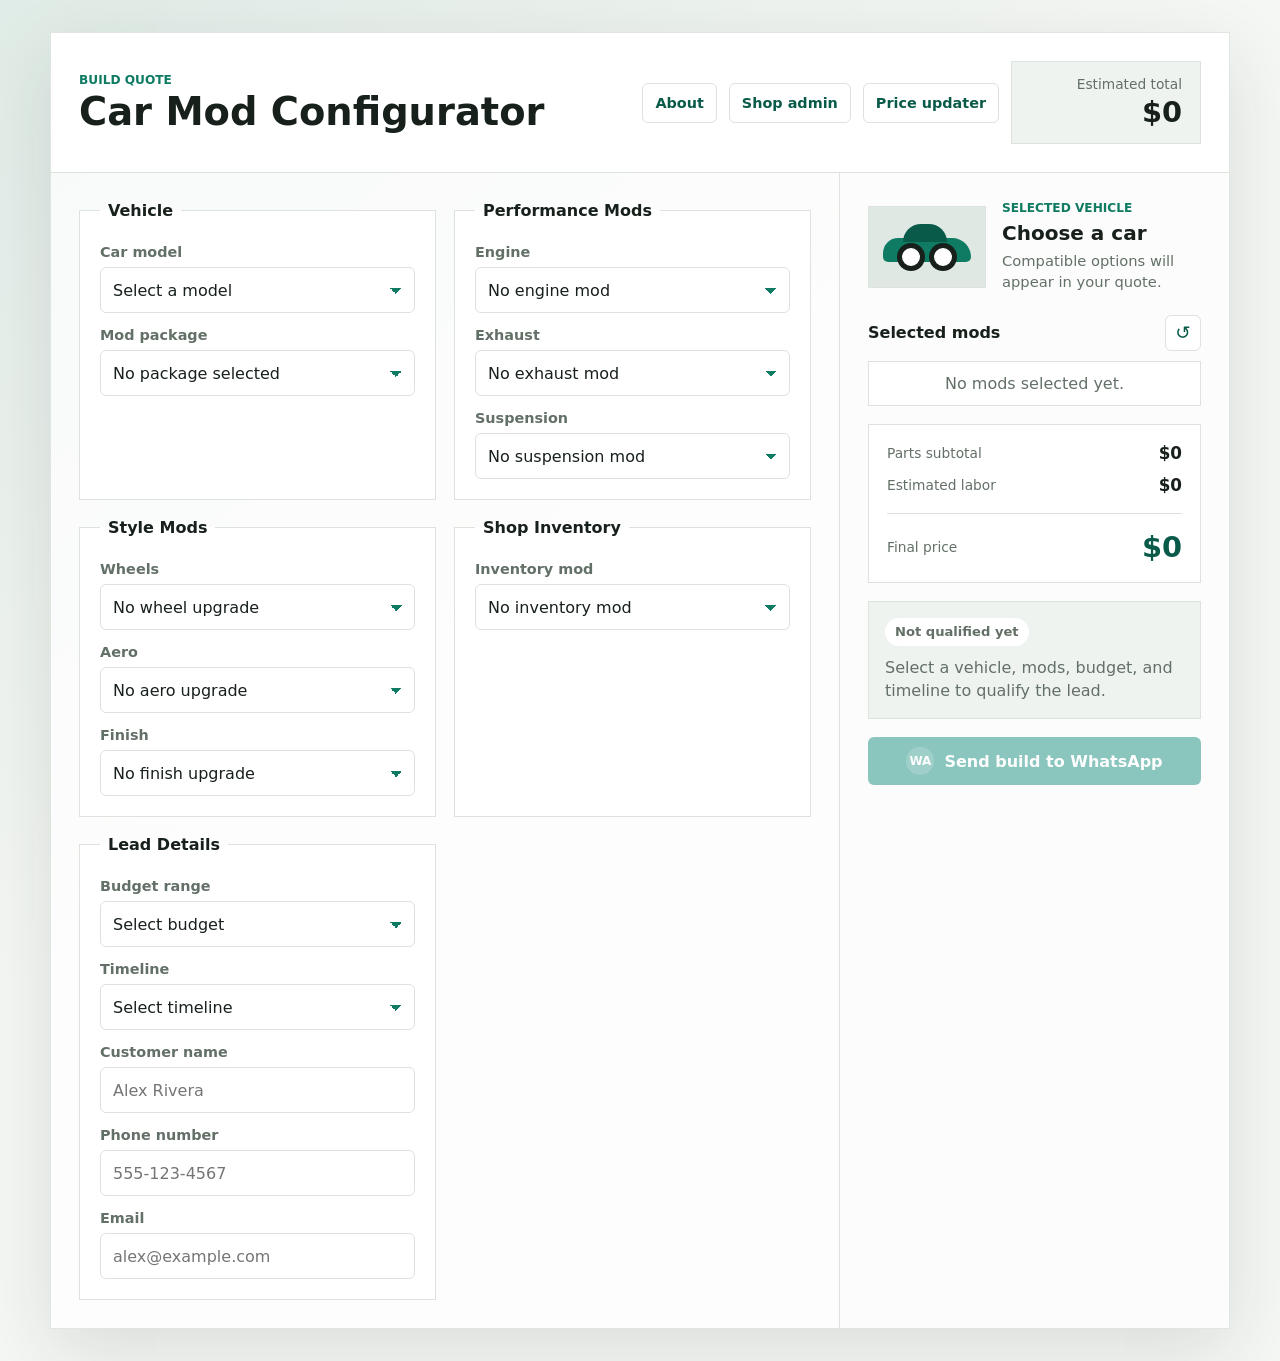
<file: index.html>
<!doctype html>
<html lang="en">
  <head>
    <meta charset="UTF-8" />
    <meta name="viewport" content="width=device-width, initial-scale=1.0" />
    <title>Car Mod Configurator</title>
    <link rel="stylesheet" href="styles.css" />
  </head>
  <body>
    <main class="app-shell">
      <section class="configurator" aria-labelledby="page-title">
        <div class="header-panel">
          <div>
            <p class="eyebrow">Build quote</p>
            <h1 id="page-title">Car Mod Configurator</h1>
          </div>
          <div class="header-actions">
            <a class="admin-link" href="/founder-about">About</a>
            <a class="admin-link" href="/shop-admin-dashboard">Shop admin</a>
            <a class="admin-link" href="/admin">Price updater</a>
            <div class="quote-badge">
              <span>Estimated total</span>
              <strong id="headerTotal">$0</strong>
            </div>
          </div>
        </div>

        <div class="workspace">
          <form class="build-form" id="buildForm">
            <fieldset>
              <legend>Vehicle</legend>
              <label for="carModel">Car model</label>
              <select id="carModel" name="carModel" required>
                <option value="">Select a model</option>
              </select>

              <label for="modPackage">Mod package</label>
              <select id="modPackage" name="modPackage">
                <option value="">No package selected</option>
              </select>
            </fieldset>

            <fieldset>
              <legend>Performance Mods</legend>
              <label for="engineMod">Engine</label>
              <select id="engineMod" name="engineMod">
                <option value="">No engine mod</option>
              </select>

              <label for="exhaustMod">Exhaust</label>
              <select id="exhaustMod" name="exhaustMod">
                <option value="">No exhaust mod</option>
              </select>

              <label for="suspensionMod">Suspension</label>
              <select id="suspensionMod" name="suspensionMod">
                <option value="">No suspension mod</option>
              </select>
            </fieldset>

            <fieldset>
              <legend>Style Mods</legend>
              <label for="wheelMod">Wheels</label>
              <select id="wheelMod" name="wheelMod">
                <option value="">No wheel upgrade</option>
              </select>

              <label for="aeroMod">Aero</label>
              <select id="aeroMod" name="aeroMod">
                <option value="">No aero upgrade</option>
              </select>

              <label for="finishMod">Finish</label>
              <select id="finishMod" name="finishMod">
                <option value="">No finish upgrade</option>
              </select>
            </fieldset>

            <fieldset>
              <legend>Shop Inventory</legend>
              <label for="inventoryMod">Inventory mod</label>
              <select id="inventoryMod" name="inventoryMod">
                <option value="">No inventory mod</option>
              </select>
            </fieldset>

            <fieldset>
              <legend>Lead Details</legend>
              <label for="budgetRange">Budget range</label>
              <select id="budgetRange" name="budgetRange">
                <option value="">Select budget</option>
                <option value="2500">$1,000 - $2,500</option>
                <option value="5000">$2,500 - $5,000</option>
                <option value="10000">$5,000 - $10,000</option>
                <option value="15000">$10,000+</option>
              </select>

              <label for="timeline">Timeline</label>
              <select id="timeline" name="timeline">
                <option value="">Select timeline</option>
                <option value="asap">ASAP</option>
                <option value="30">Within 30 days</option>
                <option value="90">1 - 3 months</option>
                <option value="research">Still researching</option>
              </select>

              <label for="customerName">Customer name</label>
              <input id="customerName" name="customerName" type="text" placeholder="Alex Rivera" required />

              <label for="customerPhone">Phone number</label>
              <input id="customerPhone" name="customerPhone" type="tel" placeholder="555-123-4567" required />

              <label for="customerEmail">Email</label>
              <input id="customerEmail" name="customerEmail" type="email" placeholder="alex@example.com" />
            </fieldset>
          </form>

          <aside class="summary-panel" aria-label="Build summary">
            <div class="vehicle-card" id="vehicleCard">
              <div class="vehicle-art" aria-hidden="true">
                <span></span>
              </div>
              <div>
                <p class="summary-label">Selected vehicle</p>
                <h2 id="selectedVehicle">Choose a car</h2>
                <p id="vehicleNote">Compatible options will appear in your quote.</p>
              </div>
            </div>

            <div class="summary-section">
              <div class="section-title">
                <h3>Selected mods</h3>
                <button type="button" id="clearBuild" class="icon-button" aria-label="Clear build" title="Clear build">
                  &#8634;
                </button>
              </div>
              <ul class="mod-list" id="selectedMods">
                <li class="empty-state">No mods selected yet.</li>
              </ul>
            </div>

            <div class="price-box">
              <div>
                <span>Parts subtotal</span>
                <strong id="partsSubtotal">$0</strong>
              </div>
              <div>
                <span>Estimated labor</span>
                <strong id="laborTotal">$0</strong>
              </div>
              <div class="grand-total">
                <span>Final price</span>
                <strong id="finalTotal">$0</strong>
              </div>
            </div>

            <div class="qualification" id="qualificationBox">
              <span id="qualificationStatus">Not qualified yet</span>
              <p id="qualificationMessage">Select a vehicle, mods, budget, and timeline to qualify the lead.</p>
            </div>

            <button type="button" id="whatsAppQuote" class="whatsapp-button" disabled>
              <span aria-hidden="true">WA</span>
              Send build to WhatsApp
            </button>
          </aside>
        </div>
      </section>
    </main>

    <script src="script.js"></script>
  </body>
</html>
</file>
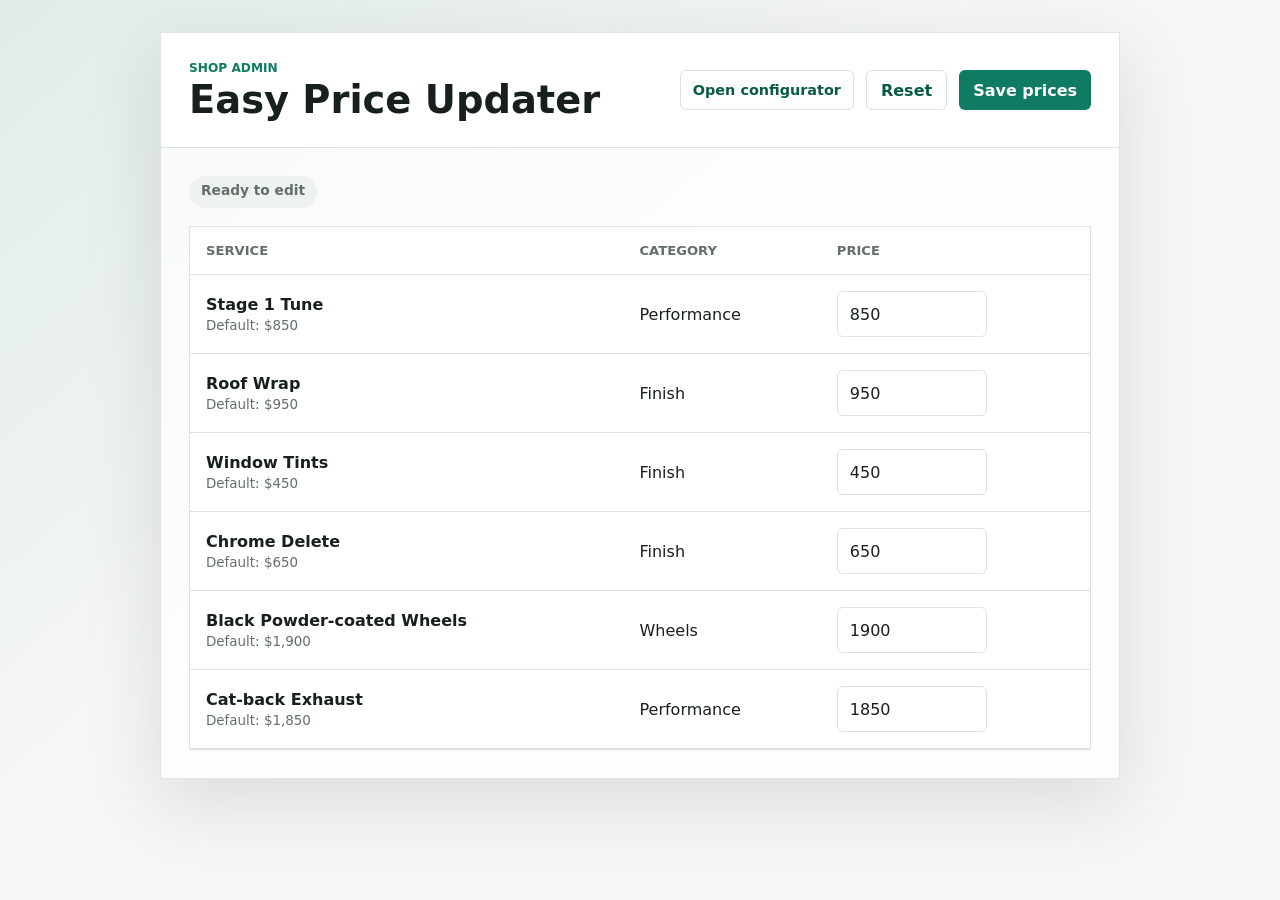
<file: admin.html>
<!doctype html>
<html lang="en">
  <head>
    <meta charset="UTF-8" />
    <meta name="viewport" content="width=device-width, initial-scale=1.0" />
    <title>Easy Price Updater</title>
    <link rel="stylesheet" href="styles.css" />
  </head>
  <body>
    <main class="app-shell admin-layout">
      <section class="configurator admin-card" aria-labelledby="admin-title">
        <div class="header-panel">
          <div>
            <p class="eyebrow">Shop admin</p>
            <h1 id="admin-title">Easy Price Updater</h1>
          </div>
          <div class="admin-toolbar">
            <a class="admin-link" href="/">Open configurator</a>
            <button type="button" id="resetPrices" class="secondary-button">Reset</button>
            <button type="button" id="savePrices" class="primary-button">Save prices</button>
          </div>
        </div>

        <div class="price-updater">
          <div class="status-pill" id="saveStatus">Ready to edit</div>
          <div class="price-table-wrap">
            <table class="price-table">
              <thead>
                <tr>
                  <th>Service</th>
                  <th>Category</th>
                  <th>Price</th>
                </tr>
              </thead>
              <tbody id="priceRows"></tbody>
            </table>
          </div>
        </div>
      </section>
    </main>

    <script src="admin.js"></script>
  </body>
</html>
</file>
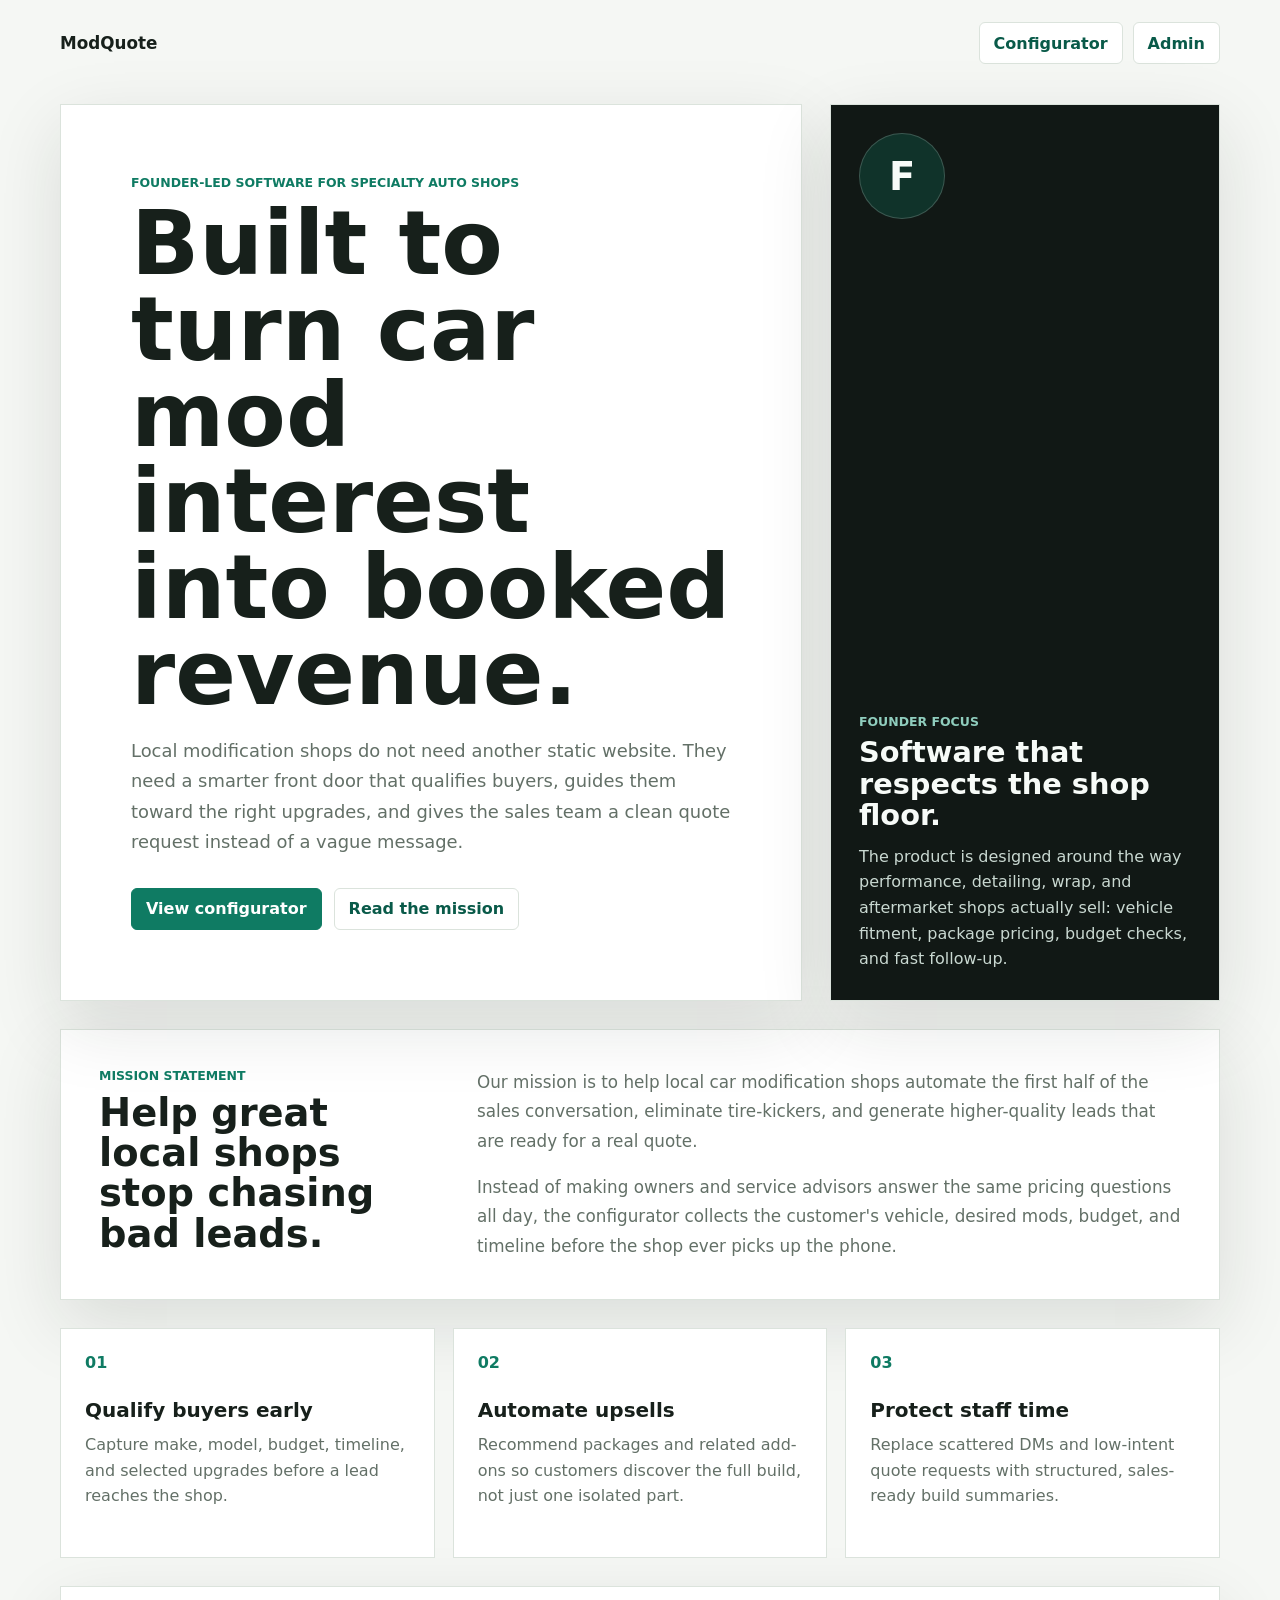
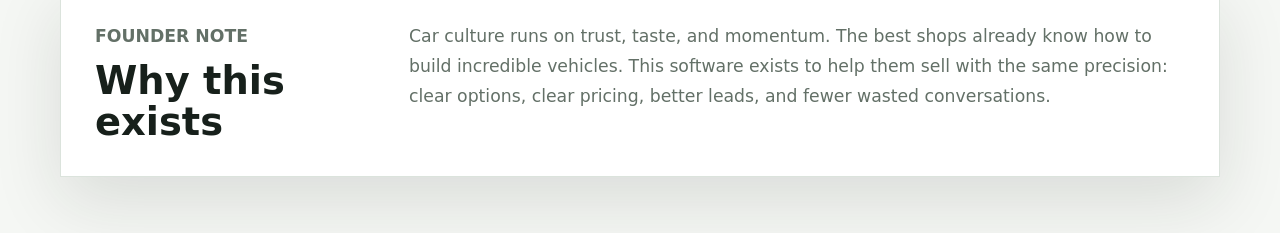
<file: founder-about.html>
<!doctype html>
<html lang="en">
  <head>
    <meta charset="UTF-8" />
    <meta name="viewport" content="width=device-width, initial-scale=1.0" />
    <title>About the Founder | Car Mod Sales Automation</title>
    <link rel="stylesheet" href="founder-about.css" />
  </head>
  <body>
    <header class="site-header">
      <a class="brand" href="/">ModQuote</a>
      <nav aria-label="Primary navigation">
        <a href="/">Configurator</a>
        <a href="/shop-admin-dashboard">Admin</a>
      </nav>
    </header>

    <main>
      <section class="hero">
        <div class="hero-copy">
          <p class="eyebrow">Founder-led software for specialty auto shops</p>
          <h1>Built to turn car mod interest into booked revenue.</h1>
          <p class="hero-text">
            Local modification shops do not need another static website. They need a
            smarter front door that qualifies buyers, guides them toward the right
            upgrades, and gives the sales team a clean quote request instead of a
            vague message.
          </p>
          <div class="hero-actions">
            <a class="primary-link" href="/">View configurator</a>
            <a class="secondary-link" href="#mission">Read the mission</a>
          </div>
        </div>

        <aside class="founder-card" aria-label="Founder profile">
          <div class="portrait" aria-hidden="true">F</div>
          <p class="card-label">Founder focus</p>
          <h2>Software that respects the shop floor.</h2>
          <p>
            The product is designed around the way performance, detailing, wrap, and
            aftermarket shops actually sell: vehicle fitment, package pricing,
            budget checks, and fast follow-up.
          </p>
        </aside>
      </section>

      <section class="mission-section" id="mission">
        <div class="section-heading">
          <p class="eyebrow">Mission statement</p>
          <h2>Help great local shops stop chasing bad leads.</h2>
        </div>
        <div class="mission-copy">
          <p>
            Our mission is to help local car modification shops automate the first
            half of the sales conversation, eliminate tire-kickers, and generate
            higher-quality leads that are ready for a real quote.
          </p>
          <p>
            Instead of making owners and service advisors answer the same pricing
            questions all day, the configurator collects the customer's vehicle,
            desired mods, budget, and timeline before the shop ever picks up the
            phone.
          </p>
        </div>
      </section>

      <section class="value-grid" aria-label="Business outcomes">
        <article>
          <span>01</span>
          <h3>Qualify buyers early</h3>
          <p>
            Capture make, model, budget, timeline, and selected upgrades before a
            lead reaches the shop.
          </p>
        </article>
        <article>
          <span>02</span>
          <h3>Automate upsells</h3>
          <p>
            Recommend packages and related add-ons so customers discover the full
            build, not just one isolated part.
          </p>
        </article>
        <article>
          <span>03</span>
          <h3>Protect staff time</h3>
          <p>
            Replace scattered DMs and low-intent quote requests with structured,
            sales-ready build summaries.
          </p>
        </article>
      </section>

      <section class="founder-note">
        <div>
          <p class="eyebrow">Founder note</p>
          <h2>Why this exists</h2>
        </div>
        <p>
          Car culture runs on trust, taste, and momentum. The best shops already
          know how to build incredible vehicles. This software exists to help them
          sell with the same precision: clear options, clear pricing, better leads,
          and fewer wasted conversations.
        </p>
      </section>
    </main>
  </body>
</html>
</file>
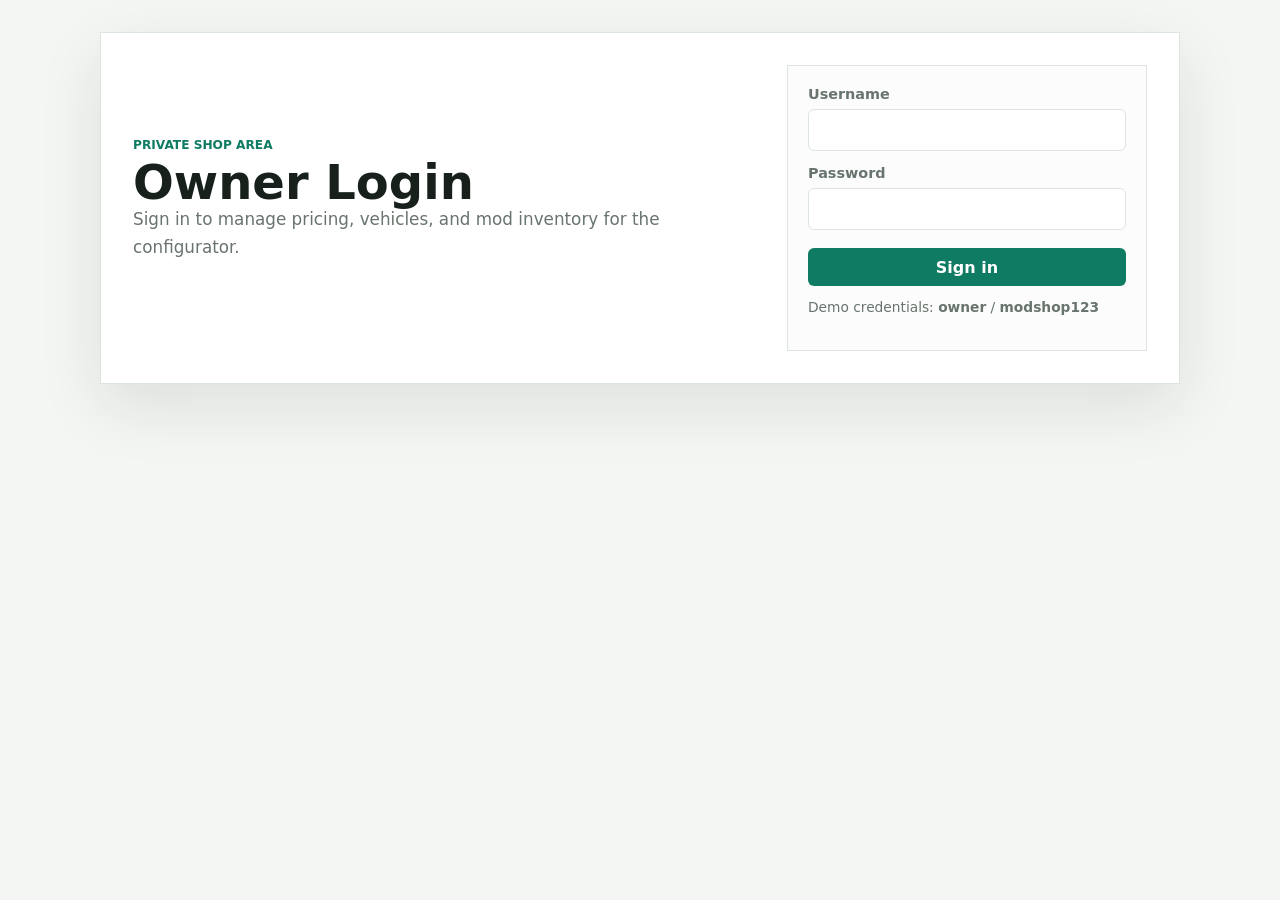
<file: shop-admin-dashboard.html>
<!doctype html>
<html lang="en">
  <head>
    <meta charset="UTF-8" />
    <meta name="viewport" content="width=device-width, initial-scale=1.0" />
    <title>Shop Owner Admin Dashboard</title>
    <link rel="stylesheet" href="shop-admin-dashboard.css" />
  </head>
  <body>
    <main class="dashboard-shell">
      <section class="login-panel" id="loginPanel" aria-labelledby="loginTitle">
        <div>
          <p class="eyebrow">Private shop area</p>
          <h1 id="loginTitle">Owner Login</h1>
          <p class="login-copy">
            Sign in to manage pricing, vehicles, and mod inventory for the configurator.
          </p>
        </div>
        <form class="login-form" id="loginForm">
          <label for="adminUsername">Username</label>
          <input id="adminUsername" name="adminUsername" type="text" autocomplete="username" required />

          <label for="adminPassword">Password</label>
          <input
            id="adminPassword"
            name="adminPassword"
            type="password"
            autocomplete="current-password"
            required
          />

          <button type="submit" class="save-button">Sign in</button>
          <p class="login-hint">Demo credentials: <strong>owner</strong> / <strong>modshop123</strong></p>
          <p class="login-error" id="loginError" role="alert"></p>
        </form>
      </section>

      <section class="dashboard is-hidden" id="dashboardApp" aria-labelledby="dashboardTitle">
        <header class="dashboard-header">
          <div>
            <p class="eyebrow">Shop owner tools</p>
            <h1 id="dashboardTitle">Admin Dashboard</h1>
          </div>
          <div class="dashboard-actions">
            <div class="dashboard-stat">
              <span>Total active mods</span>
              <strong id="modCount">0</strong>
            </div>
            <button type="button" class="cancel-button" id="logoutButton">Logout</button>
          </div>
        </header>

        <div class="table-toolbar">
          <div>
            <h2>Standard Mod Pricing</h2>
            <p>Update customer-facing prices for common services.</p>
          </div>
          <span id="statusMessage" class="status-message">Ready</span>
        </div>

        <div class="table-wrap">
          <table class="mods-table">
            <thead>
              <tr>
                <th>Mod</th>
                <th>Category</th>
                <th>Current Price</th>
                <th>Actions</th>
              </tr>
            </thead>
            <tbody id="modsTableBody"></tbody>
          </table>
        </div>

        <section class="inventory-section" aria-labelledby="inventoryTitle">
          <div class="table-toolbar inventory-heading">
            <div>
              <h2 id="inventoryTitle">Inventory Management</h2>
              <p>Add vehicles and assign universal or car-specific mods to inventory.</p>
            </div>
            <span id="inventoryStatus" class="status-message">Inventory ready</span>
          </div>

          <div class="inventory-forms">
            <form class="inventory-form" id="carForm">
              <h3>Add Car</h3>
              <label for="carMake">Car Make</label>
              <input id="carMake" name="carMake" type="text" placeholder="Ford" required />

              <label for="carModel">Car Model</label>
              <input id="carModel" name="carModel" type="text" placeholder="Mustang GT" required />

              <button type="submit" class="save-button">Add car</button>
            </form>

            <form class="inventory-form" id="inventoryModForm">
              <h3>Add Mod</h3>
              <label for="inventoryModName">Mod Name</label>
              <input
                id="inventoryModName"
                name="inventoryModName"
                type="text"
                placeholder="Borla Cat-Back Exhaust"
                required
              />

              <label for="inventoryModType">Mod Type</label>
              <select id="inventoryModType" name="inventoryModType" required>
                <option value="Universal Mod">Universal Mod</option>
                <option value="Car-Specific Mod">Car-Specific Mod</option>
              </select>

              <label for="inventoryModPrice">Price</label>
              <input
                id="inventoryModPrice"
                name="inventoryModPrice"
                type="number"
                min="0"
                step="25"
                placeholder="1200"
                required
              />

              <label for="assignedCar">Assign to Car</label>
              <select id="assignedCar" name="assignedCar" required>
                <option value="">Add a car first</option>
              </select>

              <button type="submit" class="save-button">Add mod</button>
            </form>
          </div>

          <div class="inventory-lists">
            <div class="inventory-panel">
              <div class="panel-heading">
                <h3>Saved Cars</h3>
                <span id="carInventoryCount">0</span>
              </div>
              <ul id="carInventoryList" class="inventory-list"></ul>
            </div>

            <div class="inventory-panel">
              <div class="panel-heading">
                <h3>Saved Mods</h3>
                <span id="modInventoryCount">0</span>
              </div>
              <div class="table-wrap inventory-table-wrap">
                <table class="mods-table inventory-table">
                  <thead>
                    <tr>
                      <th>Mod</th>
                      <th>Type</th>
                      <th>Assigned Car</th>
                      <th>Price</th>
                    </tr>
                  </thead>
                  <tbody id="inventoryTableBody"></tbody>
                </table>
              </div>
            </div>
          </div>
        </section>
      </section>
    </main>

    <script src="shop-admin-dashboard.js"></script>
  </body>
</html>
</file>
<file: styles.css>
:root {
  color-scheme: light;
  --bg: #f5f7f4;
  --panel: #ffffff;
  --panel-muted: #eef3ef;
  --ink: #17201b;
  --muted: #637067;
  --line: #dbe3dc;
  --accent: #0f7b63;
  --accent-dark: #095a49;
  --gold: #d99a2b;
  --danger: #b94b48;
  --shadow: 0 22px 70px rgba(23, 32, 27, 0.12);
}

* {
  box-sizing: border-box;
}

body {
  margin: 0;
  min-height: 100vh;
  background:
    linear-gradient(140deg, rgba(15, 123, 99, 0.09), transparent 42%),
    var(--bg);
  color: var(--ink);
  font-family:
    Inter, ui-sans-serif, system-ui, -apple-system, BlinkMacSystemFont, "Segoe UI",
    sans-serif;
}

button,
input,
select {
  font: inherit;
}

.app-shell {
  width: min(1180px, calc(100% - 32px));
  margin: 0 auto;
  padding: 32px 0;
}

.configurator {
  background: rgba(255, 255, 255, 0.74);
  border: 1px solid rgba(219, 227, 220, 0.86);
  box-shadow: var(--shadow);
  overflow: hidden;
}

.header-panel {
  display: flex;
  align-items: center;
  justify-content: space-between;
  gap: 24px;
  padding: 28px;
  border-bottom: 1px solid var(--line);
  background: #ffffff;
}

.header-actions,
.admin-toolbar {
  display: flex;
  align-items: center;
  justify-content: flex-end;
  gap: 12px;
}

.admin-link {
  display: inline-flex;
  align-items: center;
  justify-content: center;
  min-height: 40px;
  padding: 0 12px;
  border: 1px solid var(--line);
  border-radius: 6px;
  background: #fff;
  color: var(--accent-dark);
  font-size: 0.9rem;
  font-weight: 800;
  text-decoration: none;
}

.admin-link:hover {
  border-color: var(--accent);
}

.eyebrow,
.summary-label {
  margin: 0 0 6px;
  color: var(--accent);
  font-size: 0.76rem;
  font-weight: 800;
  letter-spacing: 0;
  text-transform: uppercase;
}

h1,
h2,
h3,
p {
  margin-top: 0;
}

h1 {
  margin-bottom: 0;
  font-size: clamp(1.8rem, 3vw, 3rem);
  line-height: 1;
}

.quote-badge {
  min-width: 190px;
  padding: 14px 18px;
  border: 1px solid var(--line);
  background: var(--panel-muted);
  text-align: right;
}

.quote-badge span,
.price-box span {
  display: block;
  color: var(--muted);
  font-size: 0.86rem;
}

.quote-badge strong {
  display: block;
  margin-top: 3px;
  font-size: 1.8rem;
}

.workspace {
  display: grid;
  grid-template-columns: minmax(0, 1fr) 390px;
  min-height: 640px;
}

.build-form {
  display: grid;
  grid-template-columns: repeat(2, minmax(0, 1fr));
  gap: 18px;
  align-content: start;
  padding: 28px;
}

fieldset {
  min-width: 0;
  margin: 0;
  padding: 20px;
  border: 1px solid var(--line);
  background: var(--panel);
}

legend {
  padding: 0 8px;
  color: var(--ink);
  font-weight: 800;
}

label {
  display: block;
  margin: 14px 0 7px;
  color: var(--muted);
  font-size: 0.9rem;
  font-weight: 700;
}

label:first-of-type {
  margin-top: 4px;
}

select {
  width: 100%;
  min-height: 46px;
  border: 1px solid var(--line);
  border-radius: 6px;
  background:
    linear-gradient(45deg, transparent 50%, var(--accent) 50%),
    linear-gradient(135deg, var(--accent) 50%, transparent 50%),
    #fff;
  background-position:
    calc(100% - 18px) 20px,
    calc(100% - 12px) 20px,
    100% 0;
  background-repeat: no-repeat;
  background-size:
    6px 6px,
    6px 6px,
    2.5em 2.5em;
  color: var(--ink);
  outline: none;
  padding: 0 42px 0 12px;
  appearance: none;
}

input {
  width: 100%;
  min-height: 46px;
  border: 1px solid var(--line);
  border-radius: 6px;
  background: #fff;
  color: var(--ink);
  outline: none;
  padding: 0 12px;
}

input:focus {
  border-color: var(--accent);
  box-shadow: 0 0 0 3px rgba(15, 123, 99, 0.14);
}

select:focus {
  border-color: var(--accent);
  box-shadow: 0 0 0 3px rgba(15, 123, 99, 0.14);
}

.summary-panel {
  display: flex;
  flex-direction: column;
  gap: 18px;
  padding: 28px;
  border-left: 1px solid var(--line);
  background: #fbfcfb;
}

.vehicle-card {
  display: grid;
  grid-template-columns: 118px 1fr;
  gap: 16px;
  align-items: center;
}

.vehicle-art {
  position: relative;
  height: 82px;
  background: #dfe8e2;
  border: 1px solid var(--line);
  overflow: hidden;
}

.vehicle-art::before {
  content: "";
  position: absolute;
  left: 14px;
  right: 14px;
  bottom: 25px;
  height: 24px;
  border-radius: 24px 30px 8px 8px;
  background: var(--accent);
}

.vehicle-art::after {
  content: "";
  position: absolute;
  left: 34px;
  right: 38px;
  bottom: 45px;
  height: 18px;
  border-radius: 22px 22px 0 0;
  background: var(--accent-dark);
}

.vehicle-art span::before,
.vehicle-art span::after {
  content: "";
  position: absolute;
  bottom: 16px;
  width: 18px;
  height: 18px;
  border: 5px solid #17201b;
  border-radius: 50%;
  background: #fff;
  z-index: 1;
}

.vehicle-art span::before {
  left: 28px;
}

.vehicle-art span::after {
  right: 28px;
}

.vehicle-card h2 {
  margin-bottom: 5px;
  font-size: 1.25rem;
}

.vehicle-card p:last-child {
  margin-bottom: 0;
  color: var(--muted);
  font-size: 0.92rem;
  line-height: 1.45;
}

.summary-section {
  padding-top: 4px;
}

.section-title {
  display: flex;
  align-items: center;
  justify-content: space-between;
  gap: 12px;
  margin-bottom: 10px;
}

.section-title h3 {
  margin-bottom: 0;
  font-size: 1rem;
}

.icon-button {
  display: inline-grid;
  place-items: center;
  width: 36px;
  height: 36px;
  border: 1px solid var(--line);
  border-radius: 6px;
  background: #fff;
  color: var(--accent-dark);
  cursor: pointer;
  font-size: 1.15rem;
}

.icon-button:hover {
  border-color: var(--accent);
}

.mod-list {
  display: grid;
  gap: 10px;
  max-height: 252px;
  overflow: auto;
  margin: 0;
  padding: 0;
  list-style: none;
}

.mod-list li {
  display: flex;
  justify-content: space-between;
  gap: 12px;
  padding: 12px;
  border: 1px solid var(--line);
  background: #fff;
}

.mod-list .mod-meta {
  color: var(--muted);
  font-size: 0.83rem;
  line-height: 1.35;
}

.mod-list strong {
  white-space: nowrap;
}

.mod-list .package-item {
  border-color: rgba(15, 123, 99, 0.34);
  background: rgba(15, 123, 99, 0.06);
}

.mod-list .package-item strong {
  color: var(--accent-dark);
}

.mod-list .empty-state {
  display: block;
  color: var(--muted);
  text-align: center;
}

.price-box {
  display: grid;
  gap: 12px;
  padding: 18px;
  border: 1px solid var(--line);
  background: #fff;
}

.price-box div {
  display: flex;
  align-items: center;
  justify-content: space-between;
  gap: 12px;
}

.price-box strong {
  font-size: 1.05rem;
}

.price-box .grand-total {
  margin-top: 6px;
  padding-top: 16px;
  border-top: 1px solid var(--line);
}

.grand-total strong {
  color: var(--accent-dark);
  font-size: 1.8rem;
}

.qualification {
  padding: 16px;
  border: 1px solid var(--line);
  background: var(--panel-muted);
}

.qualification span {
  display: inline-flex;
  align-items: center;
  min-height: 28px;
  padding: 3px 10px;
  border-radius: 999px;
  background: #fff;
  color: var(--muted);
  font-size: 0.82rem;
  font-weight: 800;
}

.qualification p {
  margin: 10px 0 0;
  color: var(--muted);
  line-height: 1.45;
}

.qualification.hot span {
  background: rgba(15, 123, 99, 0.12);
  color: var(--accent-dark);
}

.qualification.warm span {
  background: rgba(217, 154, 43, 0.16);
  color: #8a5b0a;
}

.qualification.cold span {
  background: rgba(185, 75, 72, 0.12);
  color: var(--danger);
}

.whatsapp-button {
  display: inline-flex;
  align-items: center;
  justify-content: center;
  gap: 10px;
  width: 100%;
  min-height: 48px;
  border: 0;
  border-radius: 6px;
  background: #128c7e;
  color: #fff;
  cursor: pointer;
  font-weight: 800;
}

.whatsapp-button span {
  display: inline-grid;
  place-items: center;
  width: 28px;
  height: 28px;
  border-radius: 50%;
  background: rgba(255, 255, 255, 0.18);
  font-size: 0.75rem;
}

.whatsapp-button:hover:not(:disabled) {
  background: #0b6f64;
}

.whatsapp-button:disabled {
  cursor: not-allowed;
  opacity: 0.48;
}

.admin-layout {
  max-width: 960px;
}

.admin-card {
  min-height: auto;
}

.primary-button,
.secondary-button {
  min-height: 40px;
  border-radius: 6px;
  cursor: pointer;
  font-weight: 800;
  padding: 0 14px;
}

.primary-button {
  border: 0;
  background: var(--accent);
  color: #fff;
}

.primary-button:hover {
  background: var(--accent-dark);
}

.secondary-button {
  border: 1px solid var(--line);
  background: #fff;
  color: var(--accent-dark);
}

.secondary-button:hover {
  border-color: var(--accent);
}

.price-updater {
  display: grid;
  gap: 18px;
  padding: 28px;
}

.status-pill {
  justify-self: start;
  min-height: 32px;
  padding: 6px 12px;
  border-radius: 999px;
  background: var(--panel-muted);
  color: var(--muted);
  font-size: 0.86rem;
  font-weight: 800;
}

.status-pill[data-type="success"] {
  background: rgba(15, 123, 99, 0.12);
  color: var(--accent-dark);
}

.status-pill[data-type="warning"] {
  background: rgba(217, 154, 43, 0.16);
  color: #8a5b0a;
}

.price-table-wrap {
  overflow-x: auto;
  border: 1px solid var(--line);
  background: #fff;
}

.price-table {
  width: 100%;
  border-collapse: collapse;
}

.price-table th,
.price-table td {
  padding: 16px;
  border-bottom: 1px solid var(--line);
  text-align: left;
  vertical-align: middle;
}

.price-table th {
  color: var(--muted);
  font-size: 0.82rem;
  text-transform: uppercase;
}

.price-table td:first-child span {
  display: block;
  margin-top: 4px;
  color: var(--muted);
  font-size: 0.84rem;
}

.price-input {
  width: 150px;
}

.sr-only {
  position: absolute;
  width: 1px;
  height: 1px;
  padding: 0;
  margin: -1px;
  overflow: hidden;
  clip: rect(0, 0, 0, 0);
  white-space: nowrap;
  border: 0;
}

@media (max-width: 920px) {
  .workspace,
  .build-form {
    grid-template-columns: 1fr;
  }

  .summary-panel {
    border-left: 0;
    border-top: 1px solid var(--line);
  }

  .header-actions,
  .admin-toolbar {
    align-items: stretch;
    flex-direction: column;
  }
}

@media (max-width: 620px) {
  .app-shell {
    width: min(100% - 20px, 1180px);
    padding: 10px 0;
  }

  .header-panel {
    align-items: stretch;
    flex-direction: column;
    padding: 20px;
  }

  .quote-badge {
    min-width: 0;
    text-align: left;
  }

  .build-form,
  .summary-panel {
    padding: 18px;
  }

  fieldset {
    padding: 16px;
  }

  .vehicle-card {
    grid-template-columns: 1fr;
  }

  .vehicle-art {
    width: 128px;
  }
}
</file>
<file: founder-about.css>
:root {
  --bg: #f5f7f4;
  --panel: #ffffff;
  --ink: #17201b;
  --muted: #637067;
  --line: #dbe3dc;
  --accent: #0f7b63;
  --accent-dark: #095a49;
  --charcoal: #111815;
  --shadow: 0 24px 70px rgba(23, 32, 27, 0.12);
}

* {
  box-sizing: border-box;
}

html {
  scroll-behavior: smooth;
}

body {
  margin: 0;
  background: var(--bg);
  color: var(--ink);
  font-family:
    Inter, ui-sans-serif, system-ui, -apple-system, BlinkMacSystemFont, "Segoe UI",
    sans-serif;
}

a {
  color: inherit;
  text-decoration: none;
}

.site-header {
  display: flex;
  align-items: center;
  justify-content: space-between;
  width: min(1160px, calc(100% - 32px));
  margin: 0 auto;
  padding: 22px 0;
}

.brand {
  font-size: 1.05rem;
  font-weight: 900;
}

nav {
  display: flex;
  gap: 10px;
}

nav a,
.secondary-link,
.primary-link {
  display: inline-flex;
  align-items: center;
  justify-content: center;
  min-height: 42px;
  border-radius: 6px;
  font-weight: 800;
  padding: 0 14px;
}

nav a,
.secondary-link {
  border: 1px solid var(--line);
  background: #fff;
  color: var(--accent-dark);
}

.primary-link {
  border: 1px solid var(--accent);
  background: var(--accent);
  color: #fff;
}

main {
  width: min(1160px, calc(100% - 32px));
  margin: 0 auto;
  padding: 18px 0 56px;
}

.hero {
  display: grid;
  grid-template-columns: minmax(0, 1fr) 390px;
  gap: 28px;
  align-items: stretch;
}

.hero-copy,
.founder-card,
.mission-section,
.founder-note {
  border: 1px solid var(--line);
  background: var(--panel);
  box-shadow: var(--shadow);
}

.hero-copy {
  padding: clamp(32px, 6vw, 70px);
}

.eyebrow {
  margin: 0 0 10px;
  color: var(--accent);
  font-size: 0.78rem;
  font-weight: 900;
  text-transform: uppercase;
}

h1,
h2,
h3,
p {
  margin-top: 0;
}

h1 {
  max-width: 780px;
  margin-bottom: 20px;
  font-size: clamp(2.5rem, 7vw, 5.8rem);
  line-height: 0.96;
}

.hero-text {
  max-width: 720px;
  color: var(--muted);
  font-size: 1.12rem;
  line-height: 1.7;
}

.hero-actions {
  display: flex;
  flex-wrap: wrap;
  gap: 12px;
  margin-top: 30px;
}

.founder-card {
  display: flex;
  flex-direction: column;
  justify-content: flex-end;
  min-height: 520px;
  padding: 28px;
  background: var(--charcoal);
  color: #f7fbf8;
}

.portrait {
  display: grid;
  place-items: center;
  width: 86px;
  height: 86px;
  margin-bottom: auto;
  border: 1px solid rgba(255, 255, 255, 0.18);
  border-radius: 50%;
  background: rgba(15, 123, 99, 0.28);
  font-size: 2.4rem;
  font-weight: 900;
}

.card-label {
  margin-bottom: 8px;
  color: #8fcdbd;
  font-size: 0.78rem;
  font-weight: 900;
  text-transform: uppercase;
}

.founder-card h2 {
  margin-bottom: 12px;
  font-size: 1.8rem;
  line-height: 1.1;
}

.founder-card p:last-child {
  margin-bottom: 0;
  color: #c9d8d1;
  line-height: 1.6;
}

.mission-section {
  display: grid;
  grid-template-columns: 340px minmax(0, 1fr);
  gap: 38px;
  margin-top: 28px;
  padding: 38px;
}

.section-heading h2,
.founder-note h2 {
  margin-bottom: 0;
  font-size: clamp(1.7rem, 3vw, 2.6rem);
  line-height: 1.05;
}

.mission-copy {
  color: var(--muted);
  font-size: 1.05rem;
  line-height: 1.75;
}

.mission-copy p:last-child,
.founder-note p:last-child {
  margin-bottom: 0;
}

.value-grid {
  display: grid;
  grid-template-columns: repeat(3, minmax(0, 1fr));
  gap: 18px;
  margin-top: 28px;
}

.value-grid article {
  min-height: 230px;
  border: 1px solid var(--line);
  background: #fff;
  padding: 24px;
}

.value-grid span {
  color: var(--accent);
  font-weight: 900;
}

.value-grid h3 {
  margin: 26px 0 10px;
  font-size: 1.25rem;
}

.value-grid p {
  margin-bottom: 0;
  color: var(--muted);
  line-height: 1.6;
}

.founder-note {
  display: grid;
  grid-template-columns: 280px minmax(0, 1fr);
  gap: 34px;
  margin-top: 28px;
  padding: 34px;
}

.founder-note p {
  color: var(--muted);
  font-size: 1.08rem;
  line-height: 1.75;
}

@media (max-width: 900px) {
  .hero,
  .mission-section,
  .founder-note,
  .value-grid {
    grid-template-columns: 1fr;
  }

  .founder-card {
    min-height: 420px;
  }
}

@media (max-width: 620px) {
  .site-header {
    align-items: stretch;
    flex-direction: column;
    gap: 14px;
  }

  nav {
    flex-wrap: wrap;
  }

  main,
  .site-header {
    width: min(100% - 20px, 1160px);
  }

  .hero-copy,
  .mission-section,
  .founder-note {
    padding: 24px;
  }
}
</file>
<file: shop-admin-dashboard.css>
:root {
  --bg: #f4f6f3;
  --panel: #ffffff;
  --ink: #17201b;
  --muted: #68746d;
  --line: #dde5df;
  --accent: #0f7b63;
  --accent-dark: #095a49;
  --warning: #a66a00;
  --shadow: 0 22px 60px rgba(23, 32, 27, 0.1);
}

* {
  box-sizing: border-box;
}

body {
  min-height: 100vh;
  margin: 0;
  background: var(--bg);
  color: var(--ink);
  font-family:
    Inter, ui-sans-serif, system-ui, -apple-system, BlinkMacSystemFont, "Segoe UI",
    sans-serif;
}

button,
input,
select {
  font: inherit;
}

.dashboard-shell {
  width: min(1080px, calc(100% - 32px));
  margin: 0 auto;
  padding: 32px 0;
}

.dashboard {
  overflow: hidden;
  border: 1px solid var(--line);
  background: var(--panel);
  box-shadow: var(--shadow);
}

.is-hidden {
  display: none;
}

.login-panel {
  display: grid;
  grid-template-columns: minmax(0, 1fr) 360px;
  gap: 28px;
  align-items: center;
  border: 1px solid var(--line);
  background: var(--panel);
  box-shadow: var(--shadow);
  padding: 32px;
}

.login-copy {
  max-width: 560px;
  color: var(--muted);
  font-size: 1.05rem;
  line-height: 1.65;
}

.login-form {
  border: 1px solid var(--line);
  background: #fbfcfb;
  padding: 20px;
}

.login-form label {
  display: block;
  margin: 14px 0 7px;
  color: var(--muted);
  font-size: 0.9rem;
  font-weight: 800;
}

.login-form label:first-of-type {
  margin-top: 0;
}

.login-form input {
  width: 100%;
  min-height: 42px;
  border: 1px solid var(--line);
  border-radius: 6px;
  padding: 0 10px;
}

.login-form input:focus {
  border-color: var(--accent);
  box-shadow: 0 0 0 3px rgba(15, 123, 99, 0.14);
  outline: none;
}

.login-form button {
  width: 100%;
  margin-top: 18px;
}

.login-hint,
.login-error {
  margin: 12px 0 0;
  color: var(--muted);
  font-size: 0.86rem;
  line-height: 1.45;
}

.login-error {
  color: #a33b33;
  font-weight: 800;
}

.dashboard-header {
  display: flex;
  align-items: center;
  justify-content: space-between;
  gap: 20px;
  padding: 28px;
  border-bottom: 1px solid var(--line);
}

.dashboard-actions {
  display: flex;
  align-items: center;
  gap: 12px;
}

.eyebrow {
  margin: 0 0 6px;
  color: var(--accent);
  font-size: 0.76rem;
  font-weight: 800;
  text-transform: uppercase;
}

h1,
h2,
h3,
p {
  margin-top: 0;
}

h1 {
  margin-bottom: 0;
  font-size: clamp(1.9rem, 4vw, 3rem);
  line-height: 1;
}

.dashboard-stat {
  min-width: 150px;
  padding: 14px 16px;
  border: 1px solid var(--line);
  background: #eef3ef;
  text-align: right;
}

.dashboard-stat span {
  display: block;
  color: var(--muted);
  font-size: 0.82rem;
}

.dashboard-stat strong {
  display: block;
  font-size: 2rem;
}

.table-toolbar {
  display: flex;
  align-items: center;
  justify-content: space-between;
  gap: 18px;
  padding: 24px 28px;
}

.table-toolbar h2 {
  margin-bottom: 4px;
  font-size: 1.15rem;
}

.table-toolbar p {
  margin-bottom: 0;
  color: var(--muted);
}

.status-message {
  min-height: 32px;
  padding: 6px 12px;
  border-radius: 999px;
  background: #eef3ef;
  color: var(--muted);
  font-size: 0.86rem;
  font-weight: 800;
  white-space: nowrap;
}

.status-message.success {
  background: rgba(15, 123, 99, 0.12);
  color: var(--accent-dark);
}

.status-message.warning {
  background: rgba(166, 106, 0, 0.14);
  color: var(--warning);
}

.table-wrap {
  overflow-x: auto;
  padding: 0 28px 28px;
}

.mods-table {
  width: 100%;
  min-width: 720px;
  border-collapse: collapse;
  border: 1px solid var(--line);
  background: #fff;
}

.mods-table th,
.mods-table td {
  padding: 15px 16px;
  border-bottom: 1px solid var(--line);
  text-align: left;
  vertical-align: middle;
}

.mods-table th {
  background: #f8faf8;
  color: var(--muted);
  font-size: 0.78rem;
  text-transform: uppercase;
}

.mods-table tr:last-child td {
  border-bottom: 0;
}

.mod-name {
  display: block;
  font-weight: 850;
}

.mod-description {
  display: block;
  margin-top: 4px;
  color: var(--muted);
  font-size: 0.86rem;
}

.price-cell {
  width: 190px;
}

.price-input {
  width: 150px;
  min-height: 40px;
  border: 1px solid var(--line);
  border-radius: 6px;
  padding: 0 10px;
}

.price-input:focus {
  border-color: var(--accent);
  box-shadow: 0 0 0 3px rgba(15, 123, 99, 0.14);
  outline: none;
}

.action-cell {
  width: 210px;
}

.button-group {
  display: flex;
  gap: 8px;
}

.edit-button,
.save-button,
.cancel-button {
  min-height: 38px;
  border-radius: 6px;
  cursor: pointer;
  font-weight: 800;
  padding: 0 12px;
}

.edit-button,
.cancel-button {
  border: 1px solid var(--line);
  background: #fff;
  color: var(--accent-dark);
}

.save-button {
  border: 0;
  background: var(--accent);
  color: #fff;
}

.edit-button:hover,
.cancel-button:hover {
  border-color: var(--accent);
}

.save-button:hover {
  background: var(--accent-dark);
}

.inventory-section {
  border-top: 1px solid var(--line);
  background: #fbfcfb;
}

.inventory-heading {
  border-top: 1px solid #f3f5f3;
}

.inventory-forms {
  display: grid;
  grid-template-columns: repeat(2, minmax(0, 1fr));
  gap: 18px;
  padding: 0 28px 28px;
}

.inventory-form,
.inventory-panel {
  border: 1px solid var(--line);
  background: #fff;
  padding: 20px;
}

.inventory-form h3,
.panel-heading h3 {
  margin-bottom: 16px;
  font-size: 1rem;
}

.inventory-form label {
  display: block;
  margin: 14px 0 7px;
  color: var(--muted);
  font-size: 0.9rem;
  font-weight: 800;
}

.inventory-form label:first-of-type {
  margin-top: 0;
}

.inventory-form input,
.inventory-form select {
  width: 100%;
  min-height: 42px;
  border: 1px solid var(--line);
  border-radius: 6px;
  background: #fff;
  color: var(--ink);
  padding: 0 10px;
}

.inventory-form input:focus,
.inventory-form select:focus {
  border-color: var(--accent);
  box-shadow: 0 0 0 3px rgba(15, 123, 99, 0.14);
  outline: none;
}

.inventory-form button {
  margin-top: 18px;
}

.inventory-lists {
  display: grid;
  grid-template-columns: minmax(260px, 0.45fr) minmax(0, 1fr);
  gap: 18px;
  padding: 0 28px 28px;
}

.panel-heading {
  display: flex;
  align-items: center;
  justify-content: space-between;
  gap: 12px;
  margin-bottom: 14px;
}

.panel-heading h3 {
  margin-bottom: 0;
}

.panel-heading span {
  display: inline-grid;
  min-width: 32px;
  height: 32px;
  place-items: center;
  border-radius: 999px;
  background: #eef3ef;
  color: var(--accent-dark);
  font-weight: 900;
}

.inventory-list {
  display: grid;
  gap: 10px;
  margin: 0;
  padding: 0;
  list-style: none;
}

.inventory-list li {
  border: 1px solid var(--line);
  background: #fbfcfb;
  padding: 12px;
}

.inventory-list strong {
  display: block;
}

.inventory-list span,
.empty-inventory {
  display: block;
  margin-top: 3px;
  color: var(--muted);
  font-size: 0.86rem;
}

.inventory-table-wrap {
  padding: 0;
}

.inventory-table {
  min-width: 620px;
}

.inventory-type-pill {
  display: inline-flex;
  min-height: 28px;
  align-items: center;
  border-radius: 999px;
  background: #eef3ef;
  color: var(--accent-dark);
  font-size: 0.8rem;
  font-weight: 900;
  padding: 0 10px;
}

@media (max-width: 680px) {
  .dashboard-shell {
    width: min(100% - 20px, 1080px);
    padding: 10px 0;
  }

  .login-panel,
  .dashboard-header,
  .table-toolbar {
    align-items: stretch;
    flex-direction: column;
    grid-template-columns: 1fr;
  }

  .dashboard-actions {
    align-items: stretch;
    flex-direction: column;
  }

  .dashboard-stat {
    text-align: left;
  }

  .table-wrap {
    padding: 0 18px 18px;
  }

  .inventory-forms,
  .inventory-lists {
    grid-template-columns: 1fr;
    padding: 0 18px 18px;
  }
}
</file>
